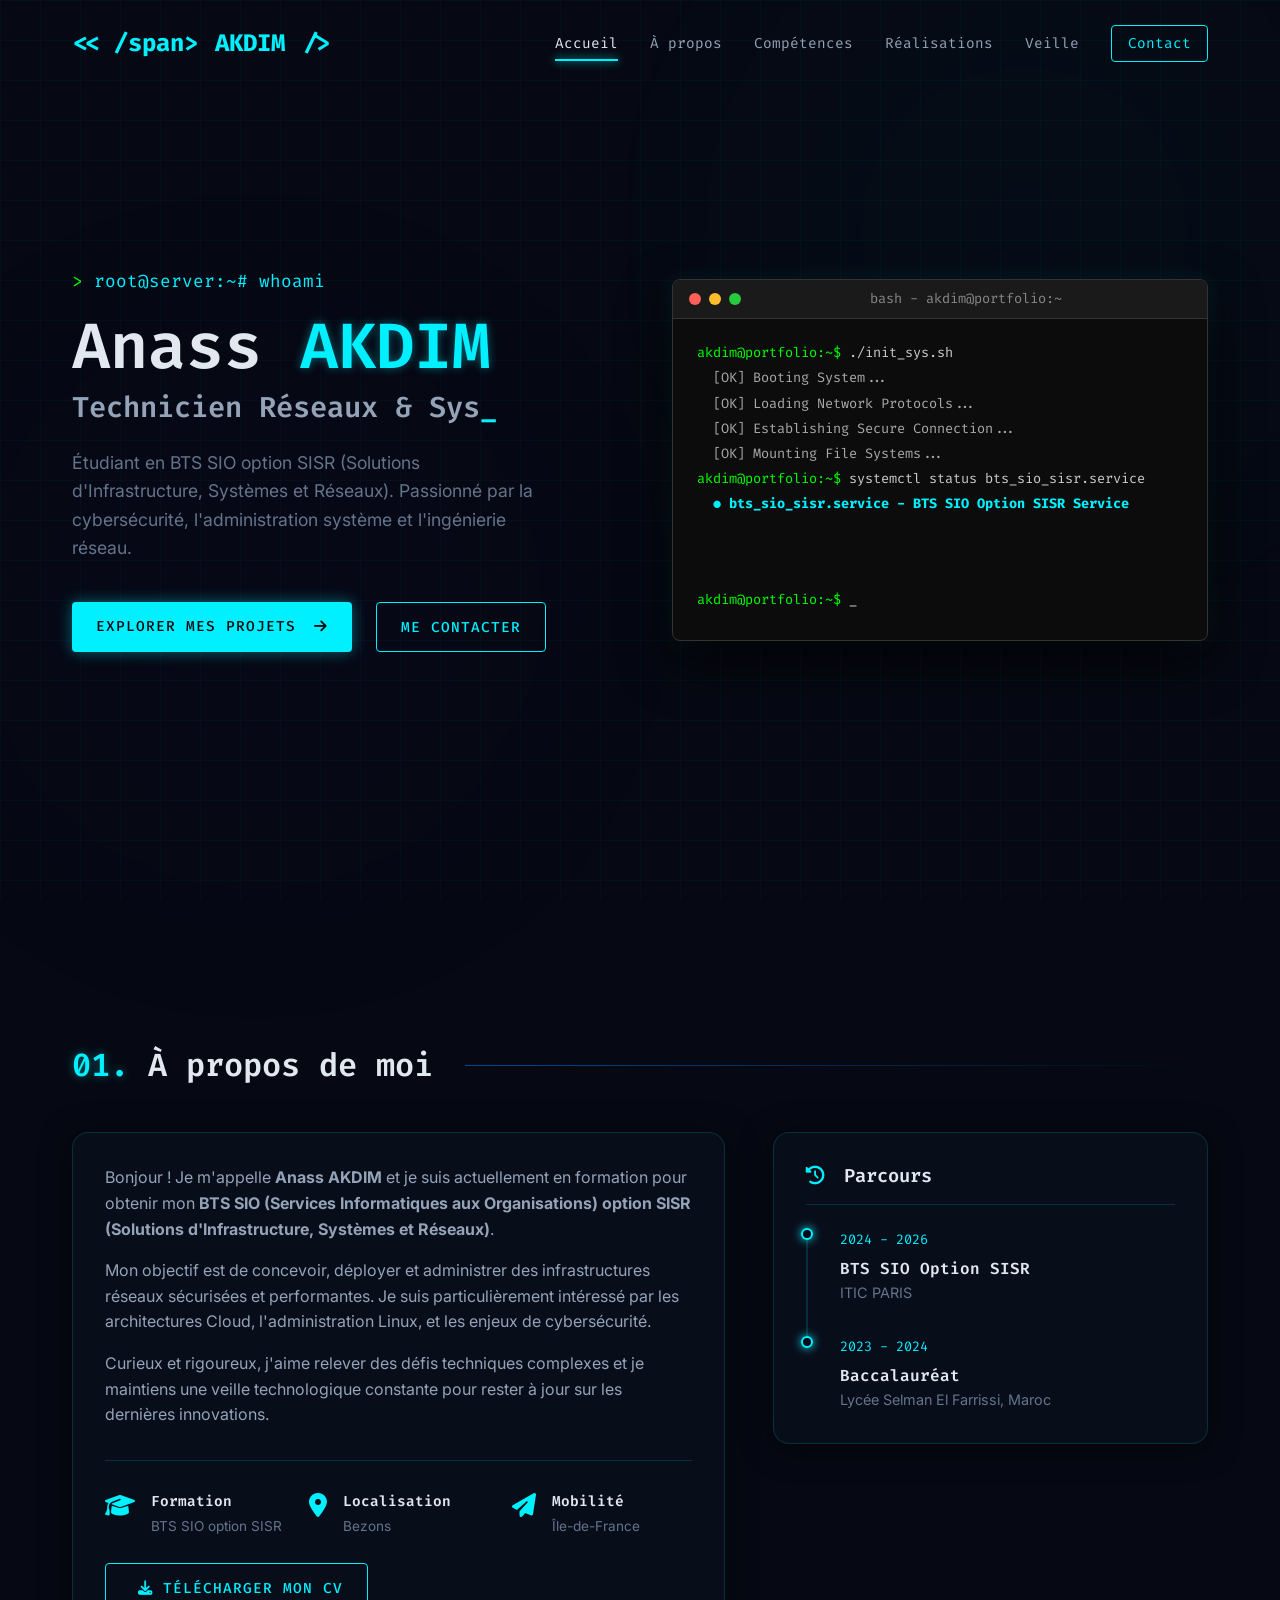
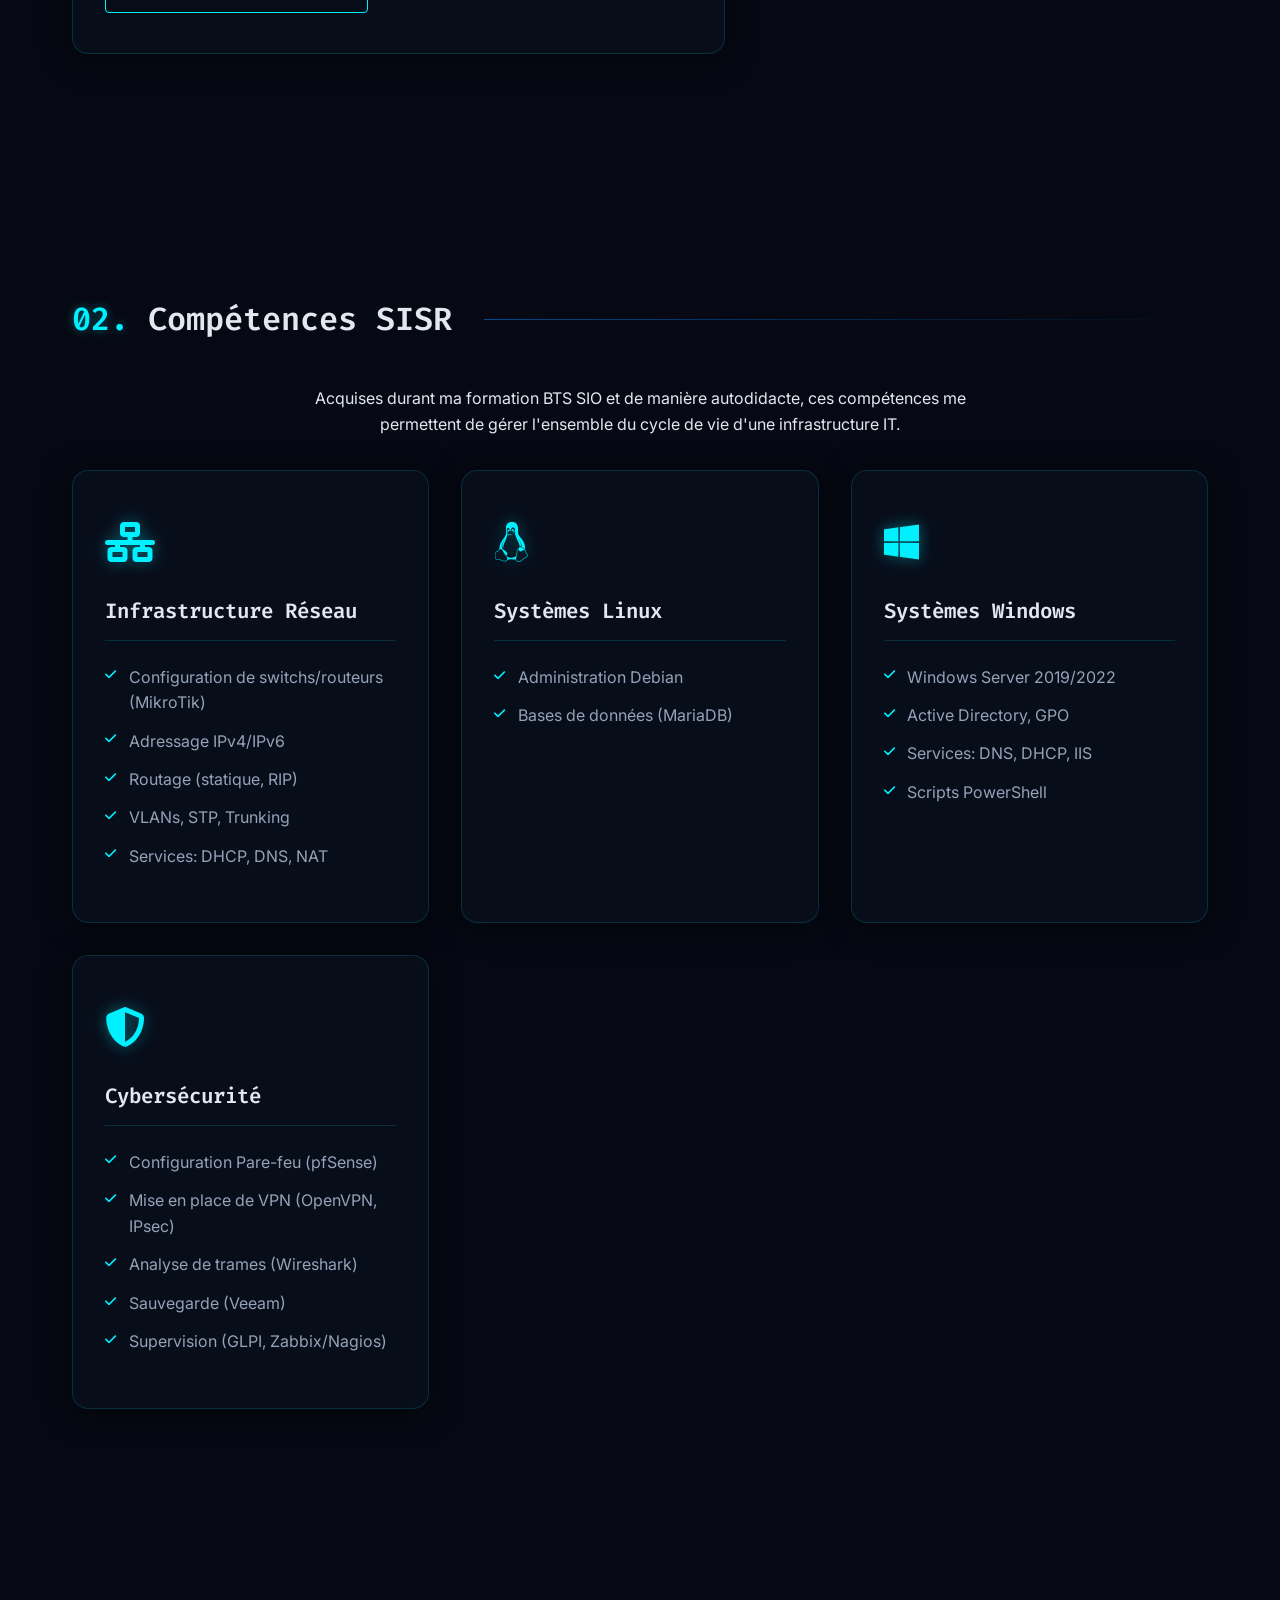
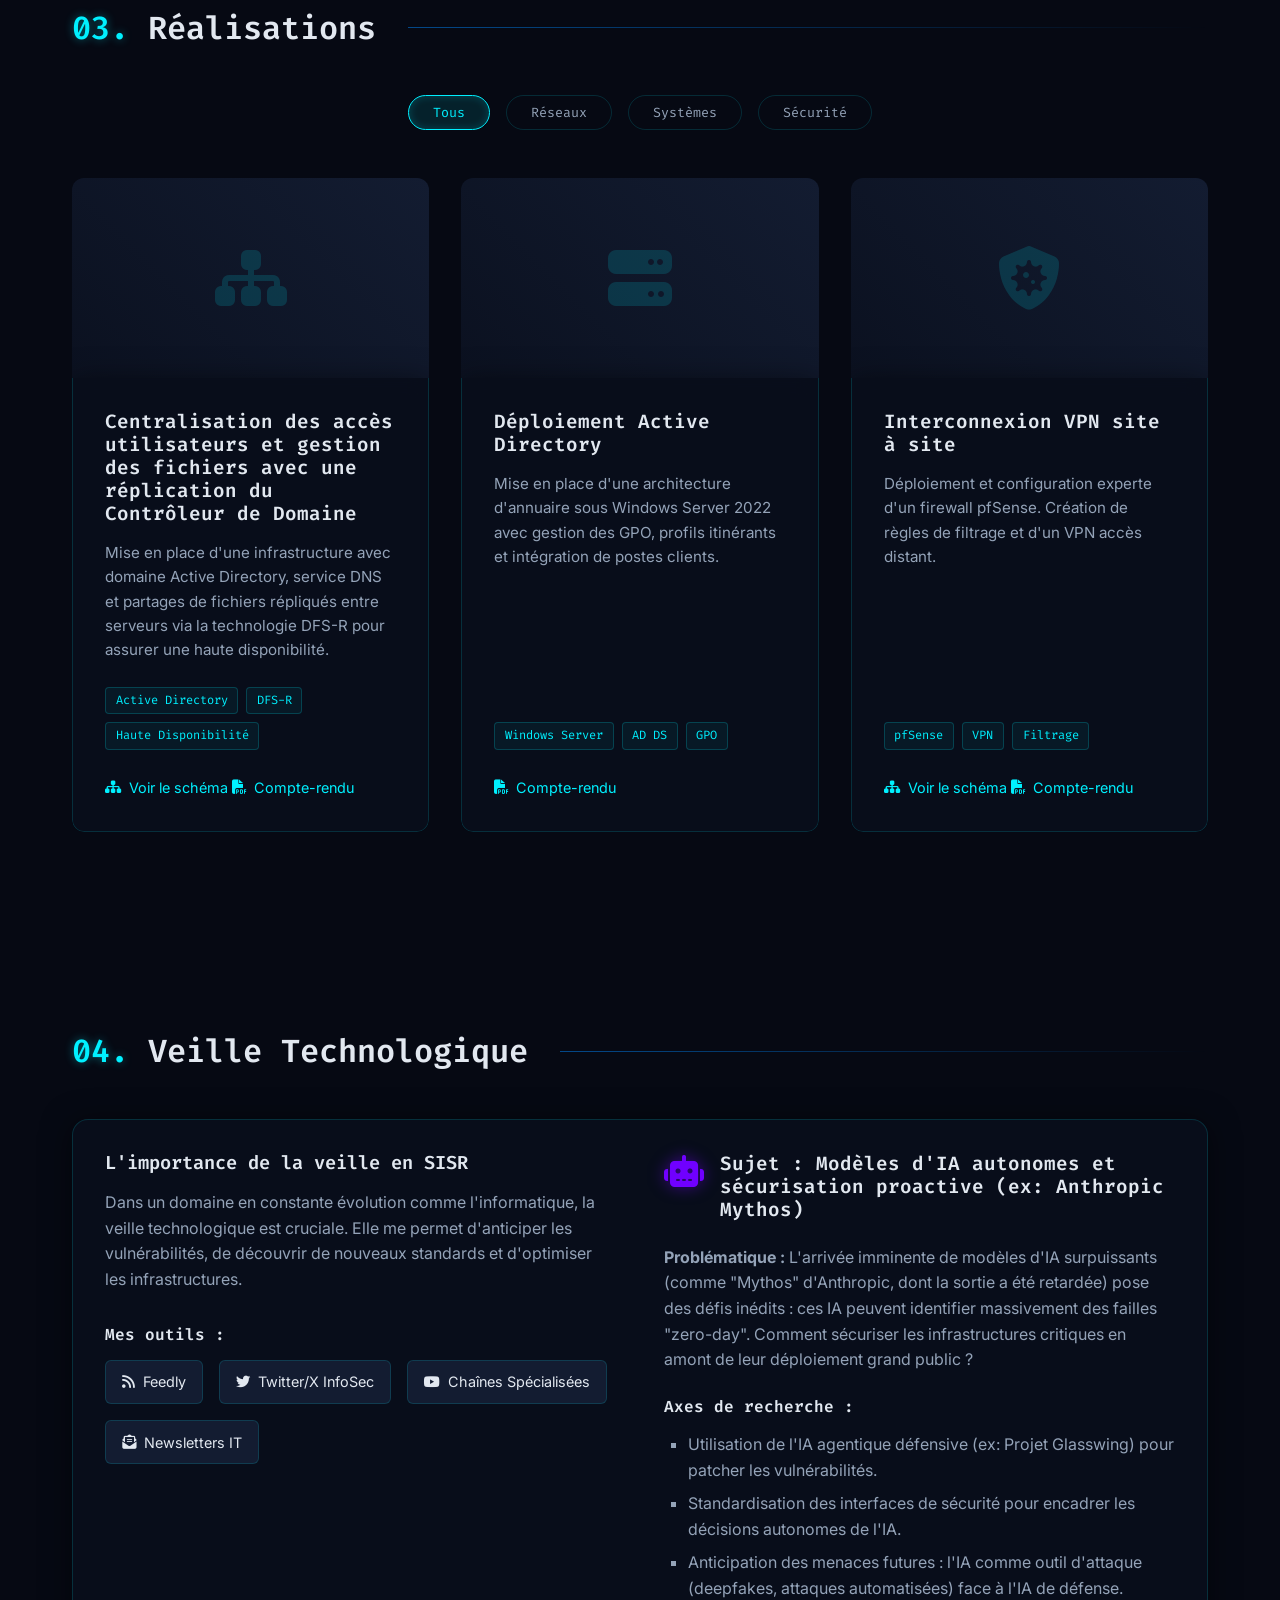
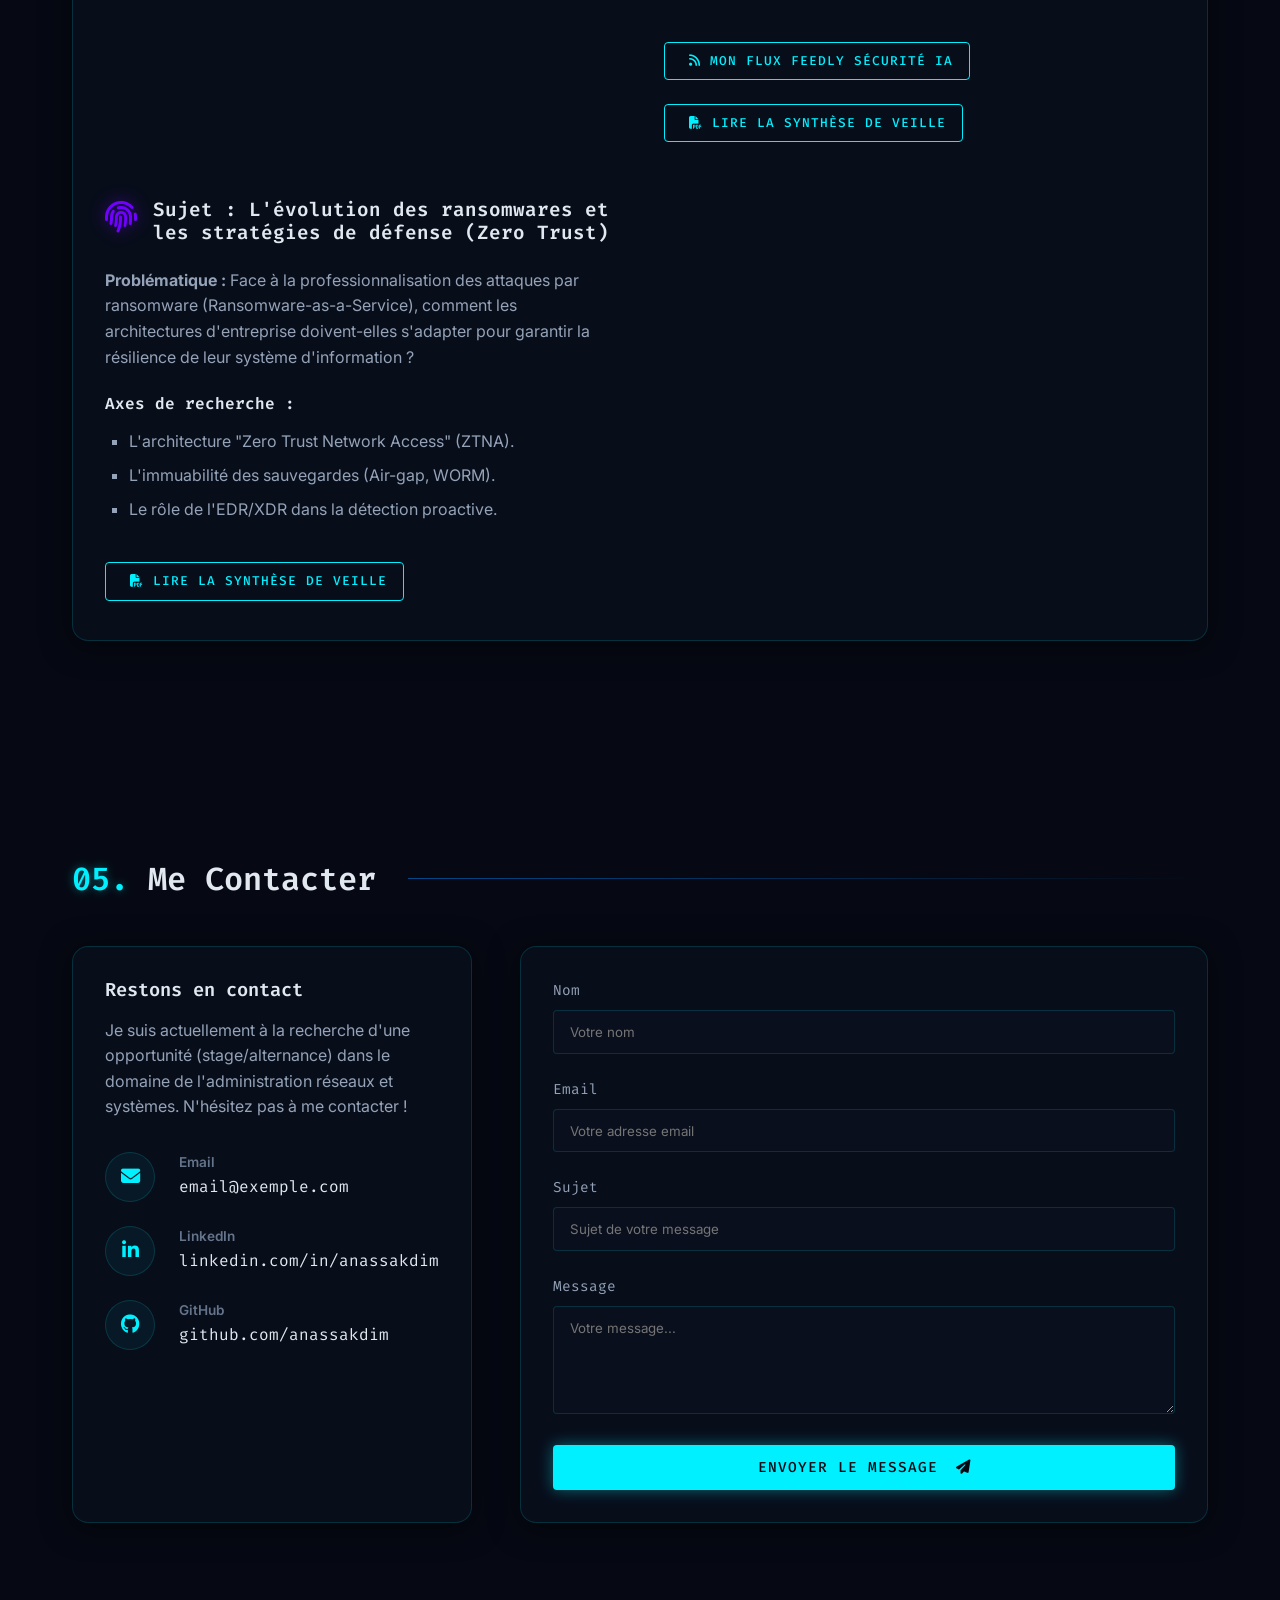
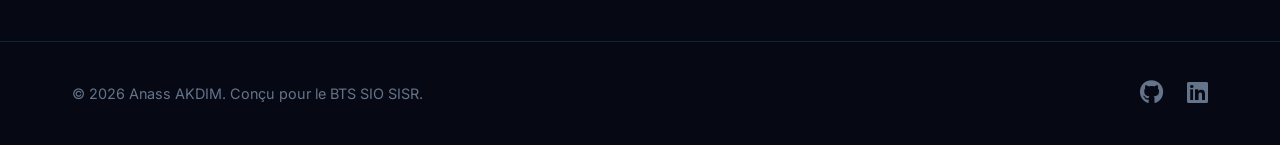
<file: index.html>
<!DOCTYPE html>
<html lang="fr">

<head>
    <meta charset="UTF-8">
    <meta name="viewport" content="width=device-width, initial-scale=1.0">
    <title>Anass AKDIM - Portfolio BTS SIO SISR</title>
    <meta name="description"
        content="Portfolio d'Anass AKDIM, futur technicien réseau et système en BTS SIO option SISR. Découvrez mes compétences, projets et ma veille technologique.">

    <!-- Google Fonts -->
    <link rel="preconnect" href="https://fonts.googleapis.com">
    <link rel="preconnect" href="https://fonts.gstatic.com" crossorigin>
    <link
        href="https://fonts.googleapis.com/css2?family=Fira+Code:wght@300;400;500;600;700&family=Inter:wght@300;400;500;600;700;800&display=swap"
        rel="stylesheet">

    <!-- FontAwesome for Icons -->
    <link rel="stylesheet" href="https://cdnjs.cloudflare.com/ajax/libs/font-awesome/6.4.0/css/all.min.css">

    <!-- Custom CSS -->
    <link rel="stylesheet" href="style.css">
</head>

<body>
    <!-- Background Elements -->
    <div class="glow-bg glow-bg-1"></div>
    <div class="glow-bg glow-bg-2"></div>
    <div class="cyber-grid"></div>

    <!-- Navigation -->
    <header class="header">
        <div class="container nav-container">
            <a href="#home" class="logo">
                <span class="logo-bracket">
                    << /span>
                        <span class="logo-text">AKDIM</span>
                        <span class="logo-bracket">/></span>
            </a>
            <nav class="nav">
                <ul class="nav-list">
                    <li><a href="#home" class="nav-link active">Accueil</a></li>
                    <li><a href="#about" class="nav-link">À propos</a></li>
                    <li><a href="#skills" class="nav-link">Compétences</a></li>
                    <li><a href="#projects" class="nav-link">Réalisations</a></li>
                    <li><a href="#veille" class="nav-link">Veille</a></li>
                    <li><a href="#contact" class="nav-link btn-contact-nav">Contact</a></li>
                </ul>
            </nav>
            <div class="mobile-menu-btn">
                <i class="fas fa-bars"></i>
            </div>
        </div>
    </header>

    <main>
        <!-- Hero Section -->
        <section id="home" class="hero section">
            <div class="container hero-container">
                <div class="hero-content">
                    <p class="hero-greeting"><span class="terminal-prompt">></span> root@server:~# whoami</p>
                    <h1 class="hero-title">Anass <span class="highlight">AKDIM</span></h1>
                    <h2 class="hero-subtitle">
                        <span class="typing-text">Technicien Réseaux & Systèmes</span><span class="cursor">_</span>
                    </h2>
                    <p class="hero-description">
                        Étudiant en BTS SIO option SISR (Solutions d'Infrastructure, Systèmes et Réseaux).
                        Passionné par la cybersécurité, l'administration système et l'ingénierie réseau.
                    </p>
                    <div class="hero-actions">
                        <a href="#projects" class="btn btn-primary">Explorer mes projets <i
                                class="fas fa-arrow-right"></i></a>
                        <a href="#contact" class="btn btn-outline">Me contacter</a>
                    </div>
                </div>
                <div class="hero-visual">
                    <div class="terminal-window">
                        <div class="terminal-header">
                            <div class="terminal-buttons">
                                <span class="terminal-btn close"></span>
                                <span class="terminal-btn minimize"></span>
                                <span class="terminal-btn maximize"></span>
                            </div>
                            <div class="terminal-title">bash - akdim@portfolio:~</div>
                        </div>
                        <div class="terminal-body">
                            <div class="terminal-line"><span class="cmd-prompt">akdim@portfolio:~$</span> ./init_sys.sh
                            </div>
                            <div class="terminal-line output">[OK] Booting System...</div>
                            <div class="terminal-line output">[OK] Loading Network Protocols...</div>
                            <div class="terminal-line output">[OK] Establishing Secure Connection...</div>
                            <div class="terminal-line output">[OK] Mounting File Systems...</div>
                            <div class="terminal-line"><span class="cmd-prompt">akdim@portfolio:~$</span> systemctl
                                status bts_sio_sisr.service</div>
                            <div class="terminal-line output highlight-text">● bts_sio_sisr.service - BTS SIO Option
                                SISR Service</div>
                            <div class="terminal-line output"> Loaded: loaded (/etc/systemd/system/bts_sio_sisr.service;
                                enabled)</div>
                            <div class="terminal-line output"> Active: active (running) since Wed 2026-03-06 14:41:51
                                CET</div>
                            <div class="terminal-line"><span class="cmd-prompt">akdim@portfolio:~$</span> <span
                                    class="blinking-cursor">_</span></div>
                        </div>
                    </div>
                </div>
            </div>
        </section>

        <!-- About Section -->
        <section id="about" class="about section">
            <div class="container">
                <div class="section-header">
                    <h2 class="section-title"><span class="highlight">01.</span> À propos de moi</h2>
                    <div class="section-line"></div>
                </div>
                <div class="about-grid">
                    <div class="about-text glass-panel">
                        <p>Bonjour ! Je m'appelle <strong>Anass AKDIM</strong> et je suis actuellement en formation pour
                            obtenir mon <strong>BTS SIO (Services Informatiques aux Organisations) option SISR
                                (Solutions d'Infrastructure, Systèmes et Réseaux)</strong>.</p>
                        <p>Mon objectif est de concevoir, déployer et administrer des infrastructures réseaux sécurisées
                            et performantes. Je suis particulièrement intéressé par les architectures Cloud,
                            l'administration Linux, et les enjeux de cybersécurité.</p>
                        <p>Curieux et rigoureux, j'aime relever des défis techniques complexes et je maintiens une
                            veille technologique constante pour rester à jour sur les dernières innovations.</p>

                        <div class="about-details">
                            <div class="detail-item">
                                <i class="fas fa-graduation-cap"></i>
                                <div>
                                    <h4>Formation</h4>
                                    <span>BTS SIO option SISR</span>
                                </div>
                            </div>
                            <div class="detail-item">
                                <i class="fas fa-map-marker-alt"></i>
                                <div>
                                    <h4>Localisation</h4>
                                    <span>Bezons</span>
                                </div>
                            </div>
                            <div class="detail-item">
                                <i class="fas fa-paper-plane"></i>
                                <div>
                                    <h4>Mobilité</h4>
                                    <span>Île-de-France</span>
                                </div>
                            </div>
                        </div>

                        <div class="about-actions mt-4">
                            <a href="#" class="btn btn-outline" target="_blank"><i class="fas fa-download"></i>
                                Télécharger mon CV</a>
                        </div>
                    </div>

                    <div class="about-stats">
                        <!-- Education Timeline -->
                        <div class="timeline glass-panel">
                            <h3 class="timeline-title"><i class="fas fa-history"></i> Parcours</h3>

                            <div class="timeline-item">
                                <div class="timeline-dot"></div>
                                <div class="timeline-date">2024 - 2026</div>
                                <div class="timeline-content">
                                    <h4>BTS SIO Option SISR</h4>
                                    <p>ITIC PARIS</p>
                                </div>
                            </div>

                            <div class="timeline-item">
                                <div class="timeline-dot"></div>
                                <div class="timeline-date">2023 - 2024</div>
                                <div class="timeline-content">
                                    <h4>Baccalauréat</h4>
                                    <p>Lycée Selman El Farrissi, Maroc</p>
                                </div>
                            </div>
                        </div>
                    </div>
                </div>
            </div>
        </section>

        <!-- Skills Section -->
        <section id="skills" class="skills section">
            <div class="container">
                <div class="section-header">
                    <h2 class="section-title"><span class="highlight">02.</span> Compétences SISR</h2>
                    <div class="section-line"></div>
                </div>

                <p class="section-description text-center max-w-2xl mx-auto mb-5">
                    Acquises durant ma formation BTS SIO et de manière autodidacte, ces compétences me permettent de
                    gérer l'ensemble du cycle de vie d'une infrastructure IT.
                </p>

                <div class="skills-grid">
                    <!-- Reseau -->
                    <div class="skill-category glass-panel hover-glow">
                        <div class="skill-icon"><i class="fas fa-network-wired"></i></div>
                        <h3 class="skill-title">Infrastructure Réseau</h3>
                        <ul class="skill-list">
                            <li><i class="fas fa-check"></i> Configuration de switchs/routeurs (MikroTik)</li>
                            <li><i class="fas fa-check"></i> Adressage IPv4/IPv6</li>
                            <li><i class="fas fa-check"></i> Routage (statique, RIP)</li>
                            <li><i class="fas fa-check"></i> VLANs, STP, Trunking</li>
                            <li><i class="fas fa-check"></i> Services: DHCP, DNS, NAT</li>
                        </ul>
                    </div>

                    <!-- Systemes Linux -->
                    <div class="skill-category glass-panel hover-glow">
                        <div class="skill-icon"><i class="fab fa-linux"></i></div>
                        <h3 class="skill-title">Systèmes Linux</h3>
                        <ul class="skill-list">
                            <li><i class="fas fa-check"></i> Administration Debian</li>
                            <li><i class="fas fa-check"></i> Bases de données (MariaDB)</li>
                        </ul>
                    </div>

                    <!-- Systemes Windows -->
                    <div class="skill-category glass-panel hover-glow">
                        <div class="skill-icon"><i class="fab fa-windows"></i></div>
                        <h3 class="skill-title">Systèmes Windows</h3>
                        <ul class="skill-list">
                            <li><i class="fas fa-check"></i> Windows Server 2019/2022</li>
                            <li><i class="fas fa-check"></i> Active Directory, GPO</li>
                            <li><i class="fas fa-check"></i> Services: DNS, DHCP, IIS</li>
                            <li><i class="fas fa-check"></i> Scripts PowerShell</li>
                        </ul>
                    </div>

                    <!-- Securite -->
                    <div class="skill-category glass-panel hover-glow">
                        <div class="skill-icon"><i class="fas fa-shield-alt"></i></div>
                        <h3 class="skill-title">Cybersécurité</h3>
                        <ul class="skill-list">
                            <li><i class="fas fa-check"></i> Configuration Pare-feu (pfSense)</li>
                            <li><i class="fas fa-check"></i> Mise en place de VPN (OpenVPN, IPsec)</li>
                            <li><i class="fas fa-check"></i> Analyse de trames (Wireshark)</li>
                            <li><i class="fas fa-check"></i> Sauvegarde (Veeam)</li>
                            <li><i class="fas fa-check"></i> Supervision (GLPI, Zabbix/Nagios)</li>
                        </ul>
                    </div>
                </div>
            </div>
        </section>

        <!-- Projects Section -->
        <section id="projects" class="projects section">
            <div class="container">
                <div class="section-header">
                    <h2 class="section-title"><span class="highlight">03.</span> Réalisations</h2>
                    <div class="section-line"></div>
                </div>

                <div class="project-filters">
                    <button class="filter-btn active" data-filter="all">Tous</button>
                    <button class="filter-btn" data-filter="reseau">Réseaux</button>
                    <button class="filter-btn" data-filter="systeme">Systèmes</button>
                    <button class="filter-btn" data-filter="securite">Sécurité</button>
                </div>

                <div class="projects-grid">
                    <!-- Project: Centralisation des accès -->
                    <div class="project-card filter-item" data-category="systeme">
                        <div class="project-image">
                            <div class="img-placeholder"><i class="fas fa-sitemap"></i></div>
                        </div>
                        <div class="project-content glass-panel">
                            <h3 class="project-title">Centralisation des accès utilisateurs et gestion des fichiers avec une réplication du Contrôleur de Domaine</h3>
                            <p class="project-desc">Mise en place d'une infrastructure avec domaine Active Directory, service DNS et partages de fichiers répliqués entre serveurs via la technologie DFS-R pour assurer une haute disponibilité.</p>
                            <div class="project-tags">
                                <span class="tag">Active Directory</span>
                                <span class="tag">DFS-R</span>
                                <span class="tag">Haute Disponibilité</span>
                            </div>
                            <div class="project-links">
                                <a href="schema-centralisation.html" class="project-link" target="_blank"><i class="fas fa-sitemap"></i> Voir le schéma</a>
                                <a href="compte_rendu_E6_M2L.pdf" class="project-link" target="_blank"><i class="fas fa-file-pdf"></i> Compte-rendu</a>
                            </div>
                        </div>
                    </div>

                    <!-- Project 1 -->
                    <div class="project-card filter-item" data-category="systeme">
                        <div class="project-image">
                            <!-- Placeholder pour image de projet -->
                            <div class="img-placeholder"><i class="fas fa-server"></i></div>
                        </div>
                        <div class="project-content glass-panel">
                            <h3 class="project-title">Déploiement Active Directory</h3>
                            <p class="project-desc">Mise en place d'une architecture d'annuaire sous Windows Server 2022
                                avec gestion des GPO, profils itinérants et intégration de postes clients.</p>
                            <div class="project-tags">
                                <span class="tag">Windows Server</span>
                                <span class="tag">AD DS</span>
                                <span class="tag">GPO</span>
                            </div>
                            <div class="project-links">
                                <a href="#" class="project-link"><i class="fas fa-file-pdf"></i> Compte-rendu</a>
                            </div>
                        </div>
                    </div>



                    <!-- Project 3 -->
                    <div class="project-card filter-item" data-category="securite">
                        <div class="project-image">
                            <div class="img-placeholder"><i class="fas fa-shield-virus"></i></div>
                        </div>
                        <div class="project-content glass-panel">
                            <h3 class="project-title">Interconnexion VPN site à site</h3>
                            <p class="project-desc">Déploiement et configuration experte d'un firewall pfSense. Création
                                de règles de filtrage et d'un VPN accès distant.</p>
                            <div class="project-tags">
                                <span class="tag">pfSense</span>
                                <span class="tag">VPN</span>
                                <span class="tag">Filtrage</span>
                            </div>
                            <div class="project-links">
                                <a href="schema-pfsense.html" class="project-link" target="_blank"><i class="fas fa-sitemap"></i> Voir le schéma</a>
                                <a href="dossier_architecture_reseau.pdf" class="project-link" target="_blank"><i class="fas fa-file-pdf"></i> Compte-rendu</a>
                            </div>
                        </div>
                    </div>


                </div>
            </div>
        </section>

        <!-- Veille Technologique Section -->
        <section id="veille" class="veille section">
            <div class="container">
                <div class="section-header">
                    <h2 class="section-title"><span class="highlight">04.</span> Veille Technologique</h2>
                    <div class="section-line"></div>
                </div>

                <div class="veille-container glass-panel">
                    <div class="veille-intro">
                        <h3>L'importance de la veille en SISR</h3>
                        <p>Dans un domaine en constante évolution comme l'informatique, la veille technologique est
                            cruciale. Elle me permet d'anticiper les vulnérabilités, de découvrir de nouveaux standards
                            et d'optimiser les infrastructures.</p>

                        <div class="veille-tools">
                            <h4>Mes outils :</h4>
                            <div class="tools-list">
                                <span class="tool-tag"><i class="fas fa-rss"></i> Feedly</span>
                                <span class="tool-tag"><i class="fab fa-twitter"></i> Twitter/X InfoSec</span>
                                <span class="tool-tag"><i class="fab fa-youtube"></i> Chaînes Spécialisées</span>
                                <span class="tool-tag"><i class="fas fa-envelope-open-text"></i> Newsletters IT</span>
                            </div>
                        </div>
                    </div>

                    <div class="veille-topic mb-4">
                        <div class="topic-header">
                            <i class="fas fa-robot topic-icon text-glow"></i>
                            <h3>Sujet : Modèles d'IA autonomes et sécurisation proactive (ex: Anthropic Mythos)</h3>
                        </div>
                        <div class="topic-content">
                            <p><strong>Problématique :</strong> L'arrivée imminente de modèles d'IA surpuissants (comme "Mythos" d'Anthropic, dont la sortie a été retardée) pose des défis inédits : ces IA peuvent identifier massivement des failles "zero-day". Comment sécuriser les infrastructures critiques en amont de leur déploiement grand public ?</p>

                            <h4>Axes de recherche :</h4>
                            <ul class="topic-list">
                                <li>Utilisation de l'IA agentique défensive (ex: Projet Glasswing) pour patcher les vulnérabilités.</li>
                                <li>Standardisation des interfaces de sécurité pour encadrer les décisions autonomes de l'IA.</li>
                                <li>Anticipation des menaces futures : l'IA comme outil d'attaque (deepfakes, attaques automatisées) face à l'IA de défense.</li>
                            </ul>

                            <a href="https://feedly.com/" target="_blank" class="btn btn-outline btn-sm mt-3"><i class="fas fa-rss"></i> Mon flux Feedly Sécurité IA</a>
                            <a href="#" class="btn btn-outline btn-sm mt-3"><i class="fas fa-file-pdf"></i> Lire la synthèse de veille</a>
                        </div>
                    </div>

                    <div class="veille-topic">
                        <!-- Exemple de sujet de veille -->
                        <div class="topic-header">
                            <i class="fas fa-fingerprint topic-icon text-glow"></i>
                            <h3>Sujet : L'évolution des ransomwares et les stratégies de défense (Zero Trust)</h3>
                        </div>
                        <div class="topic-content">
                            <p><strong>Problématique :</strong> Face à la professionnalisation des attaques par
                                ransomware (Ransomware-as-a-Service), comment les architectures d'entreprise
                                doivent-elles s'adapter pour garantir la résilience de leur système d'information ?</p>

                            <h4>Axes de recherche :</h4>
                            <ul class="topic-list">
                                <li>L'architecture "Zero Trust Network Access" (ZTNA).</li>
                                <li>L'immuabilité des sauvegardes (Air-gap, WORM).</li>
                                <li>Le rôle de l'EDR/XDR dans la détection proactive.</li>
                            </ul>

                            <a href="#" class="btn btn-outline btn-sm mt-3"><i class="fas fa-file-pdf"></i> Lire la
                                synthèse de veille</a>
                        </div>
                    </div>
                </div>
            </div>
        </section>

        <!-- Contact Section -->
        <section id="contact" class="contact section">
            <div class="container">
                <div class="section-header">
                    <h2 class="section-title"><span class="highlight">05.</span> Me Contacter</h2>
                    <div class="section-line"></div>
                </div>

                <div class="contact-wrapper">
                    <div class="contact-info glass-panel">
                        <h3>Restons en contact</h3>
                        <p>Je suis actuellement à la recherche d'une opportunité (stage/alternance) dans le domaine de
                            l'administration réseaux et systèmes. N'hésitez pas à me contacter !</p>

                        <div class="contact-methods">
                            <div class="contact-method">
                                <div class="method-icon"><i class="fas fa-envelope"></i></div>
                                <div class="method-details">
                                    <h4>Email</h4>
                                    <a href="mailto:email@exemple.com">email@exemple.com</a>
                                </div>
                            </div>

                            <div class="contact-method">
                                <div class="method-icon"><i class="fab fa-linkedin-in"></i></div>
                                <div class="method-details">
                                    <h4>LinkedIn</h4>
                                    <a href="#" target="_blank">linkedin.com/in/anassakdim</a>
                                </div>
                            </div>

                            <div class="contact-method">
                                <div class="method-icon"><i class="fab fa-github"></i></div>
                                <div class="method-details">
                                    <h4>GitHub</h4>
                                    <a href="#" target="_blank">github.com/anassakdim</a>
                                </div>
                            </div>
                        </div>
                    </div>

                    <form class="contact-form glass-panel">
                        <div class="form-group">
                            <label for="name">Nom</label>
                            <input type="text" id="name" name="name" required placeholder="Votre nom">
                        </div>

                        <div class="form-group">
                            <label for="email">Email</label>
                            <input type="email" id="email" name="email" required placeholder="Votre adresse email">
                        </div>

                        <div class="form-group">
                            <label for="subject">Sujet</label>
                            <input type="text" id="subject" name="subject" required
                                placeholder="Sujet de votre message">
                        </div>

                        <div class="form-group">
                            <label for="message">Message</label>
                            <textarea id="message" name="message" rows="5" required
                                placeholder="Votre message..."></textarea>
                        </div>

                        <button type="submit" class="btn btn-primary w-full">Envoyer le message <i
                                class="fas fa-paper-plane"></i></button>
                    </form>
                </div>
            </div>
        </section>
    </main>

    <footer class="footer">
        <div class="container">
            <p>&copy; 2026 Anass AKDIM. Conçu pour le BTS SIO SISR.</p>
            <div class="footer-links">
                <a href="https://github.com/anassakdim" target="_blank"><i class="fab fa-github"></i></a>
                <a href="https://linkedin.com/in/anassakdim" target="_blank"><i class="fab fa-linkedin"></i></a>
            </div>
        </div>
    </footer>

    </footer>

    <!-- Modal pour les images de projets -->
    <div id="imageModal" class="image-modal">
        <span class="close-modal">&times;</span>
        <img class="image-modal-content" id="modalImage">
        <div id="modalCaption"></div>
    </div>

    <!-- Custom JavaScript -->
    <script src="script.js"></script>
</body>

</html>
</file>
<file: style.css>
/* 
   ===============================================
   Portfolio BTS SIO SISR - Anass AKDIM
   Theme: Hacker Sombre (Bleu Neón & Noir Profond)
   ===============================================
*/

:root {
    /* Colors - Hacker Theme */
    --bg-main: #060913;
    --bg-secondary: #0b1120;
    --bg-tertiary: #131c31;
    
    /* Neons & Accents */
    --accent-blue: #00f0ff;
    --accent-blue-dark: #0088ff;
    --accent-purple: #7000ff;
    
    /* Text */
    --text-primary: #e2e8f0;
    --text-secondary: #94a3b8;
    --text-muted: #64748b;
    
    /* Glassmorphism */
    --glass-bg: rgba(11, 17, 32, 0.6);
    --glass-border: rgba(0, 240, 255, 0.15);
    --glass-shadow: 0 4px 30px rgba(0, 0, 0, 0.5);
    
    /* Typography */
    --font-heading: 'Fira Code', monospace; /* Tech feel */
    --font-body: 'Inter', sans-serif; /* Clean readability */
    
    /* Transitions */
    --transition-fast: 0.2s ease;
    --transition-normal: 0.3s ease;
    --transition-slow: 0.5s ease;
}

/* Reset & Base Styles */
* {
    margin: 0;
    padding: 0;
    box-sizing: border-box;
}

html {
    scroll-behavior: smooth;
    font-size: 16px;
}

body {
    font-family: var(--font-body);
    background-color: var(--bg-main);
    color: var(--text-primary);
    line-height: 1.6;
    overflow-x: hidden;
    position: relative;
}

/* Typography */
h1, h2, h3, h4, h5, h6, .terminal-font {
    font-family: var(--font-heading);
    font-weight: 600;
    line-height: 1.2;
}

a {
    text-decoration: none;
    color: var(--accent-blue);
    transition: var(--transition-normal);
}

a:hover {
    color: var(--text-primary);
    text-shadow: 0 0 8px var(--accent-blue);
}

ul {
    list-style: none;
}

.highlight {
    color: var(--accent-blue);
    text-shadow: 0 0 10px rgba(0, 240, 255, 0.4);
}

/* Utility Classes */
.container {
    width: 100%;
    max-width: 1200px;
    margin: 0 auto;
    padding: 0 2rem;
}

.section {
    padding: 100px 0;
    min-height: 100vh;
    display: flex;
    flex-direction: column;
    justify-content: center;
}

.text-center { text-align: center; }
.max-w-2xl { max-width: 42rem; }
.mx-auto { margin-left: auto; margin-right: auto; }
.mt-3 { margin-top: 1rem; }
.mt-4 { margin-top: 1.5rem; }
.mt-5 { margin-top: 2rem; }
.mb-5 { margin-bottom: 2rem; }
.w-full { width: 100%; }

/* Background Effects */
.glow-bg {
    position: fixed;
    border-radius: 50%;
    filter: blur(150px);
    z-index: -1;
    opacity: 0.4;
    animation: float 20s infinite ease-in-out alternate;
}

.glow-bg-1 {
    top: -10%;
    right: -5%;
    width: 50vw;
    height: 50vw;
    background: radial-gradient(circle, rgba(0,240,255,0.15) 0%, rgba(6,9,19,0) 70%);
}

.glow-bg-2 {
    bottom: -10%;
    left: -10%;
    width: 60vw;
    height: 60vw;
    background: radial-gradient(circle, rgba(112,0,255,0.1) 0%, rgba(6,9,19,0) 70%);
    animation-delay: -5s;
}

.cyber-grid {
    position: fixed;
    top: 0;
    left: 0;
    width: 100vw;
    height: 100vh;
    background-image: 
        linear-gradient(rgba(0, 240, 255, 0.03) 1px, transparent 1px),
        linear-gradient(90deg, rgba(0, 240, 255, 0.03) 1px, transparent 1px);
    background-size: 40px 40px;
    z-index: -2;
    pointer-events: none;
}

@keyframes float {
    0% { transform: translate(0, 0); }
    100% { transform: translate(-50px, 50px); }
}

/* Glass Panels */
.glass-panel {
    background: var(--glass-bg);
    backdrop-filter: blur(12px);
    -webkit-backdrop-filter: blur(12px);
    border: 1px solid var(--glass-border);
    border-radius: 16px;
    padding: 2rem;
    box-shadow: var(--glass-shadow);
    transition: var(--transition-normal);
}

.hover-glow:hover {
    border-color: rgba(0, 240, 255, 0.4);
    box-shadow: 0 0 20px rgba(0, 240, 255, 0.1);
    transform: translateY(-5px);
}

/* Buttons */
.btn {
    display: inline-block;
    padding: 0.8rem 1.5rem;
    border-radius: 4px; /* Tech feel, sharp edges */
    font-family: var(--font-heading);
    font-weight: 500;
    font-size: 0.9rem;
    cursor: pointer;
    transition: var(--transition-normal);
    text-transform: uppercase;
    letter-spacing: 1px;
    border: none;
    position: relative;
    overflow: hidden;
}

.btn i {
    margin-left: 0.5rem;
}

.btn-primary {
    background: var(--accent-blue);
    color: var(--bg-main);
    box-shadow: 0 0 15px rgba(0, 240, 255, 0.4);
}

.btn-primary:hover {
    background: var(--text-primary);
    color: var(--bg-main);
    box-shadow: 0 0 25px rgba(0, 240, 255, 0.6);
    transform: translateY(-2px);
}

.btn-outline {
    background: transparent;
    color: var(--accent-blue);
    border: 1px solid var(--accent-blue);
}

.btn-outline:hover {
    background: rgba(0, 240, 255, 0.1);
    color: var(--accent-blue);
    box-shadow: inset 0 0 10px rgba(0, 240, 255, 0.2);
}

.btn-sm {
    padding: 0.5rem 1rem;
    font-size: 0.8rem;
}

/* Header & Navigation */
.header {
    position: fixed;
    top: 0;
    left: 0;
    width: 100%;
    z-index: 1000;
    padding: 1.5rem 0;
    transition: var(--transition-normal);
}

.header.scrolled {
    padding: 1rem 0;
    background: rgba(6, 9, 19, 0.85);
    backdrop-filter: blur(10px);
    border-bottom: 1px solid var(--glass-border);
}

.nav-container {
    display: flex;
    justify-content: space-between;
    align-items: center;
}

.logo {
    display: flex;
    align-items: center;
    font-family: var(--font-heading);
    font-size: 1.5rem;
    font-weight: 700;
    color: var(--text-primary);
}

.logo-bracket { color: var(--accent-blue); }
.logo-text { margin: 0 0.2rem; }

.nav-list {
    display: flex;
    gap: 2rem;
    align-items: center;
}

.nav-link {
    font-family: var(--font-heading);
    font-size: 0.9rem;
    color: var(--text-secondary);
    position: relative;
    padding: 0.5rem 0;
}

.nav-link::after {
    content: '';
    position: absolute;
    bottom: 0;
    left: 0;
    width: 0;
    height: 2px;
    background: var(--accent-blue);
    transition: var(--transition-normal);
    box-shadow: 0 0 8px var(--accent-blue);
}

.nav-link:hover, .nav-link.active {
    color: var(--text-primary);
}

.nav-link:hover::after, .nav-link.active::after {
    width: 100%;
}

.btn-contact-nav {
    border: 1px solid var(--accent-blue);
    padding: 0.5rem 1rem;
    border-radius: 4px;
    color: var(--accent-blue) !important;
}

.btn-contact-nav::after { display: none; }
.btn-contact-nav:hover {
    background: rgba(0, 240, 255, 0.1);
    box-shadow: inset 0 0 10px rgba(0, 240, 255, 0.2);
}

.mobile-menu-btn {
    display: none;
    font-size: 1.5rem;
    color: var(--accent-blue);
    cursor: pointer;
}

/* Section Headers */
.section-header {
    display: flex;
    align-items: center;
    margin-bottom: 3rem;
}

.section-title {
    font-size: 2rem;
    color: var(--text-primary);
    white-space: nowrap;
}

.section-line {
    height: 1px;
    background: linear-gradient(90deg, var(--accent-blue-dark), transparent);
    width: 100%;
    margin-left: 2rem;
    opacity: 0.5;
}

/* Hero Section */
.hero {
    padding-top: 120px;
}

.hero-container {
    display: grid;
    grid-template-columns: 1fr 1fr;
    gap: 4rem;
    align-items: center;
}

.hero-greeting {
    font-family: var(--font-heading);
    color: var(--accent-blue);
    margin-bottom: 1rem;
    font-size: 1.1rem;
}

.cmd-prompt, .terminal-prompt { color: #00ff00; }

.hero-title {
    font-size: 4rem;
    margin-bottom: 0.5rem;
    line-height: 1.1;
}

.hero-subtitle {
    font-size: 1.8rem;
    color: var(--text-secondary);
    margin-bottom: 1.5rem;
    min-height: 2.2rem;
}

.cursor {
    color: var(--accent-blue);
    animation: blink 1s step-end infinite;
}

@keyframes blink {
    0%, 100% { opacity: 1; }
    50% { opacity: 0; }
}

.hero-description {
    font-size: 1.1rem;
    color: var(--text-muted);
    margin-bottom: 2.5rem;
    max-width: 90%;
}

.hero-actions {
    display: flex;
    gap: 1.5rem;
}

/* Terminal Animation Window */
.terminal-window {
    background: #0c0c0c;
    border-radius: 8px;
    border: 1px solid #333;
    overflow: hidden;
    box-shadow: 0 20px 50px rgba(0,0,0,0.8), 0 0 20px rgba(0, 240, 255, 0.1);
    font-family: var(--font-heading);
    font-size: 0.85rem;
}

.terminal-header {
    background: #1a1a1a;
    padding: 0.5rem 1rem;
    display: flex;
    align-items: center;
    border-bottom: 1px solid #333;
}

.terminal-buttons {
    display: flex;
    gap: 0.5rem;
}

.terminal-btn {
    width: 12px;
    height: 12px;
    border-radius: 50%;
}

.close { background: #ff5f56; }
.minimize { background: #ffbd2e; }
.maximize { background: #27c93f; }

.terminal-title {
    margin: 0 auto;
    color: #888;
}

.terminal-body {
    padding: 1.5rem;
    color: #ccc;
    line-height: 1.5;
}

.terminal-line { margin-bottom: 0.3rem; }
.terminal-line.output { color: #aaa; margin-left: 1rem; }
.highlight-text { color: var(--accent-blue) !important; font-weight: bold; }
.blinking-cursor { animation: blink 1s step-end infinite; }


/* About Section */
.about-grid {
    display: grid;
    grid-template-columns: 3fr 2fr;
    gap: 3rem;
}

.about-text p {
    margin-bottom: 1rem;
    color: var(--text-secondary);
}

.about-details {
    display: grid;
    grid-template-columns: repeat(auto-fit, minmax(150px, 1fr));
    gap: 1.5rem;
    margin-top: 2rem;
    padding-top: 2rem;
    border-top: 1px solid var(--glass-border);
}

.detail-item {
    display: flex;
    align-items: flex-start;
    gap: 1rem;
}

.detail-item i {
    color: var(--accent-blue);
    font-size: 1.5rem;
}

.detail-item h4 {
    font-size: 0.9rem;
    color: var(--text-primary);
    margin-bottom: 0.2rem;
}

.detail-item span {
    font-size: 0.85rem;
    color: var(--text-muted);
}

/* Timeline */
.timeline-title {
    margin-bottom: 1.5rem;
    padding-bottom: 1rem;
    border-bottom: 1px solid var(--glass-border);
    color: var(--text-primary);
}

.timeline-title i { color: var(--accent-blue); margin-right: 0.5rem; }

.timeline-item {
    position: relative;
    padding-left: 2rem;
    padding-bottom: 2rem;
    border-left: 2px solid var(--glass-border);
}

.timeline-item:last-child {
    border-left: 2px solid transparent;
    padding-bottom: 0;
}

.timeline-dot {
    position: absolute;
    left: -7px;
    top: 0;
    width: 12px;
    height: 12px;
    border-radius: 50%;
    background: var(--bg-main);
    border: 2px solid var(--accent-blue);
    box-shadow: 0 0 10px var(--accent-blue);
}

.timeline-date {
    font-family: var(--font-heading);
    font-size: 0.85rem;
    color: var(--accent-blue);
    margin-bottom: 0.5rem;
}

.timeline-content h4 {
    color: var(--text-primary);
    margin-bottom: 0.2rem;
}

.timeline-content p {
    font-size: 0.9rem;
    color: var(--text-muted);
}


/* Skills Section */
.skills-grid {
    display: grid;
    grid-template-columns: repeat(auto-fit, minmax(280px, 1fr));
    gap: 2rem;
}

.skill-category {
    padding: 2.5rem 2rem;
}

.skill-icon {
    font-size: 2.5rem;
    color: var(--accent-blue);
    margin-bottom: 1.5rem;
    text-shadow: 0 0 15px rgba(0, 240, 255, 0.4);
}

.skill-title {
    font-size: 1.3rem;
    margin-bottom: 1.5rem;
    padding-bottom: 1rem;
    border-bottom: 1px solid var(--glass-border);
}

.skill-list li {
    margin-bottom: 0.8rem;
    color: var(--text-secondary);
    display: flex;
    align-items: flex-start;
    gap: 0.8rem;
}

.skill-list i {
    color: var(--accent-blue);
    font-size: 0.8rem;
    margin-top: 0.3rem;
}


/* Projects Section */
.project-filters {
    display: flex;
    justify-content: center;
    gap: 1rem;
    margin-bottom: 3rem;
    flex-wrap: wrap;
}

.filter-btn {
    background: transparent;
    border: 1px solid var(--glass-border);
    color: var(--text-secondary);
    padding: 0.5rem 1.5rem;
    border-radius: 20px;
    cursor: pointer;
    font-family: var(--font-heading);
    transition: var(--transition-normal);
}

.filter-btn:hover, .filter-btn.active {
    background: rgba(0, 240, 255, 0.1);
    color: var(--accent-blue);
    border-color: var(--accent-blue);
    box-shadow: inset 0 0 10px rgba(0, 240, 255, 0.2);
}

.projects-grid {
    display: grid;
    grid-template-columns: repeat(auto-fill, minmax(320px, 1fr));
    gap: 2rem;
}

.project-card {
    border-radius: 12px;
    overflow: hidden;
    display: flex;
    flex-direction: column;
    height: 100%;
}

.project-image {
    height: 200px;
    background: var(--bg-tertiary);
    position: relative;
    overflow: hidden;
}

.img-placeholder {
    width: 100%;
    height: 100%;
    display: flex;
    align-items: center;
    justify-content: center;
    font-size: 4rem;
    color: var(--glass-border);
    background: linear-gradient(45deg, var(--bg-secondary), var(--bg-tertiary));
}

.project-card:hover .img-placeholder {
    color: var(--accent-blue);
    transform: scale(1.1);
    transition: var(--transition-slow);
}

.project-content {
    padding: 2rem;
    flex-grow: 1;
    display: flex;
    flex-direction: column;
    border-radius: 0 0 12px 12px;
    border-top: none;
}

.project-title {
    font-size: 1.2rem;
    margin-bottom: 1rem;
    color: var(--text-primary);
}

.project-desc {
    color: var(--text-secondary);
    font-size: 0.95rem;
    margin-bottom: 1.5rem;
    flex-grow: 1;
}

.project-tags {
    display: flex;
    flex-wrap: wrap;
    gap: 0.5rem;
    margin-bottom: 1.5rem;
}

.tag {
    font-family: var(--font-heading);
    font-size: 0.75rem;
    color: var(--accent-blue);
    background: rgba(0, 240, 255, 0.05);
    padding: 0.2rem 0.6rem;
    border-radius: 4px;
    border: 1px solid rgba(0, 240, 255, 0.2);
}

.project-links {
    margin-top: auto;
}

.project-link {
    font-size: 0.9rem;
    display: inline-flex;
    align-items: center;
    gap: 0.5rem;
}


/* Veille Section */
.veille-container {
    display: grid;
    grid-template-columns: 1fr 1fr;
    gap: 3rem;
}

.veille-intro h3 {
    margin-bottom: 1rem;
    color: var(--text-primary);
}

.veille-intro p {
    color: var(--text-secondary);
    margin-bottom: 2rem;
}

.veille-tools h4 {
    margin-bottom: 1rem;
    color: var(--text-primary);
}

.tools-list {
    display: flex;
    flex-wrap: wrap;
    gap: 1rem;
}

.tool-tag {
    display: flex;
    align-items: center;
    gap: 0.5rem;
    background: var(--bg-tertiary);
    padding: 0.6rem 1rem;
    border-radius: 6px;
    font-size: 0.9rem;
    border: 1px solid var(--glass-border);
}

.topic-header {
    display: flex;
    align-items: flex-start;
    gap: 1rem;
    margin-bottom: 1.5rem;
}

.topic-icon {
    font-size: 2rem;
    color: var(--accent-purple);
    margin-top: 0.2rem;
}

.text-glow {
    text-shadow: 0 0 15px rgba(112, 0, 255, 0.5);
}

.topic-header h3 {
    color: var(--text-primary);
    font-size: 1.2rem;
}

.topic-content p {
    color: var(--text-secondary);
    margin-bottom: 1rem;
}

.topic-content h4 {
    margin: 1.5rem 0 1rem;
}

.topic-list {
    padding-left: 1.5rem;
    margin-bottom: 1.5rem;
}

.topic-list li {
    list-style-type: square;
    color: var(--text-secondary);
    margin-bottom: 0.5rem;
}


/* Contact Section */
.contact-wrapper {
    display: grid;
    grid-template-columns: 1fr 2fr;
    gap: 3rem;
}

.contact-info p {
    color: var(--text-secondary);
    margin: 1rem 0 2rem;
}

.contact-method {
    display: flex;
    align-items: center;
    gap: 1.5rem;
    margin-bottom: 1.5rem;
}

.method-icon {
    width: 50px;
    height: 50px;
    background: rgba(0, 240, 255, 0.05);
    border: 1px solid var(--glass-border);
    border-radius: 50%;
    display: flex;
    align-items: center;
    justify-content: center;
    font-size: 1.2rem;
    color: var(--accent-blue);
    transition: var(--transition-normal);
}

.contact-method:hover .method-icon {
    background: var(--accent-blue);
    color: var(--bg-main);
    box-shadow: 0 0 15px rgba(0, 240, 255, 0.4);
}

.method-details h4 {
    color: var(--text-muted);
    font-size: 0.85rem;
    margin-bottom: 0.2rem;
    font-family: var(--font-body);
}

.method-details a {
    color: var(--text-primary);
    font-family: var(--font-heading);
}

.form-group {
    margin-bottom: 1.5rem;
}

.form-group label {
    display: block;
    margin-bottom: 0.5rem;
    color: var(--text-secondary);
    font-family: var(--font-heading);
    font-size: 0.9rem;
}

.form-group input, 
.form-group textarea {
    width: 100%;
    background: rgba(11, 17, 32, 0.8);
    border: 1px solid var(--glass-border);
    border-radius: 4px;
    padding: 0.8rem 1rem;
    color: var(--text-primary);
    font-family: var(--font-body);
    transition: var(--transition-fast);
}

.form-group input:focus, 
.form-group textarea:focus {
    outline: none;
    border-color: var(--accent-blue);
    box-shadow: 0 0 10px rgba(0, 240, 255, 0.2);
}

/* Footer */
.footer {
    padding: 2rem 0;
    border-top: 1px solid var(--glass-border);
    background: var(--bg-main);
}

.footer .container {
    display: flex;
    justify-content: space-between;
    align-items: center;
}

.footer p {
    color: var(--text-muted);
    font-size: 0.9rem;
}

.footer-links {
    display: flex;
    gap: 1.5rem;
}

.footer-links a {
    color: var(--text-muted);
    font-size: 1.5rem;
}

.footer-links a:hover {
    color: var(--accent-blue);
}

/* Image Modal */
.image-modal {
    display: none;
    position: fixed;
    z-index: 2000;
    left: 0;
    top: 0;
    width: 100%;
    height: 100%;
    background-color: rgba(6, 9, 19, 0.95);
    backdrop-filter: blur(5px);
}

.image-modal-content {
    margin: auto;
    display: block;
    max-width: 90%;
    max-height: 80vh;
    margin-top: 5vh;
    border-radius: 8px;
    box-shadow: 0 0 30px rgba(0, 240, 255, 0.3);
    animation: zoom 0.3s ease;
}

#modalCaption {
    margin: auto;
    display: block;
    width: 80%;
    text-align: center;
    color: var(--text-primary);
    padding: 15px 0;
    height: 10vh;
    font-family: var(--font-heading);
}

.close-modal {
    position: absolute;
    top: 25px;
    right: 35px;
    color: var(--text-muted);
    font-size: 40px;
    font-weight: bold;
    cursor: pointer;
    transition: var(--transition-normal);
}

.close-modal:hover,
.close-modal:focus {
    color: var(--accent-blue);
}

@keyframes zoom {
    from {transform:scale(0.8); opacity: 0;}
    to {transform:scale(1); opacity: 1;}
}

.project-image img {
    cursor: pointer;
    transition: var(--transition-normal);
}

.project-card:hover .project-image img {
    transform: scale(1.05);
}

/* Responsive Design */
@media (max-width: 992px) {
    .hero-container, .about-grid, .veille-container, .contact-wrapper {
        grid-template-columns: 1fr;
    }
    
    .hero-content {
        order: 2;
        text-align: center;
    }
    
    .hero-greeting, .hero-actions {
        justify-content: center;
    }
    
    .hero-description {
        margin: 0 auto 2.5rem;
    }
    
    .hero-visual {
        order: 1;
    }
    
    .section-header {
        justify-content: center;
    }
    
    .section-line {
        display: none;
    }
}

@media (max-width: 768px) {
    .nav-list {
        position: fixed;
        top: 0;
        right: -100%;
        width: 70%;
        height: 100vh;
        background: rgba(6, 9, 19, 0.95);
        backdrop-filter: blur(15px);
        flex-direction: column;
        justify-content: center;
        transition: var(--transition-normal);
        border-left: 1px solid var(--glass-border);
    }
    
    .nav-list.active {
        right: 0;
    }
    
    .mobile-menu-btn {
        display: block;
        z-index: 1001;
    }
    
    .hero-title {
        font-size: 3rem;
    }
    
    .hero-subtitle {
        font-size: 1.3rem;
    }
}
</file>
